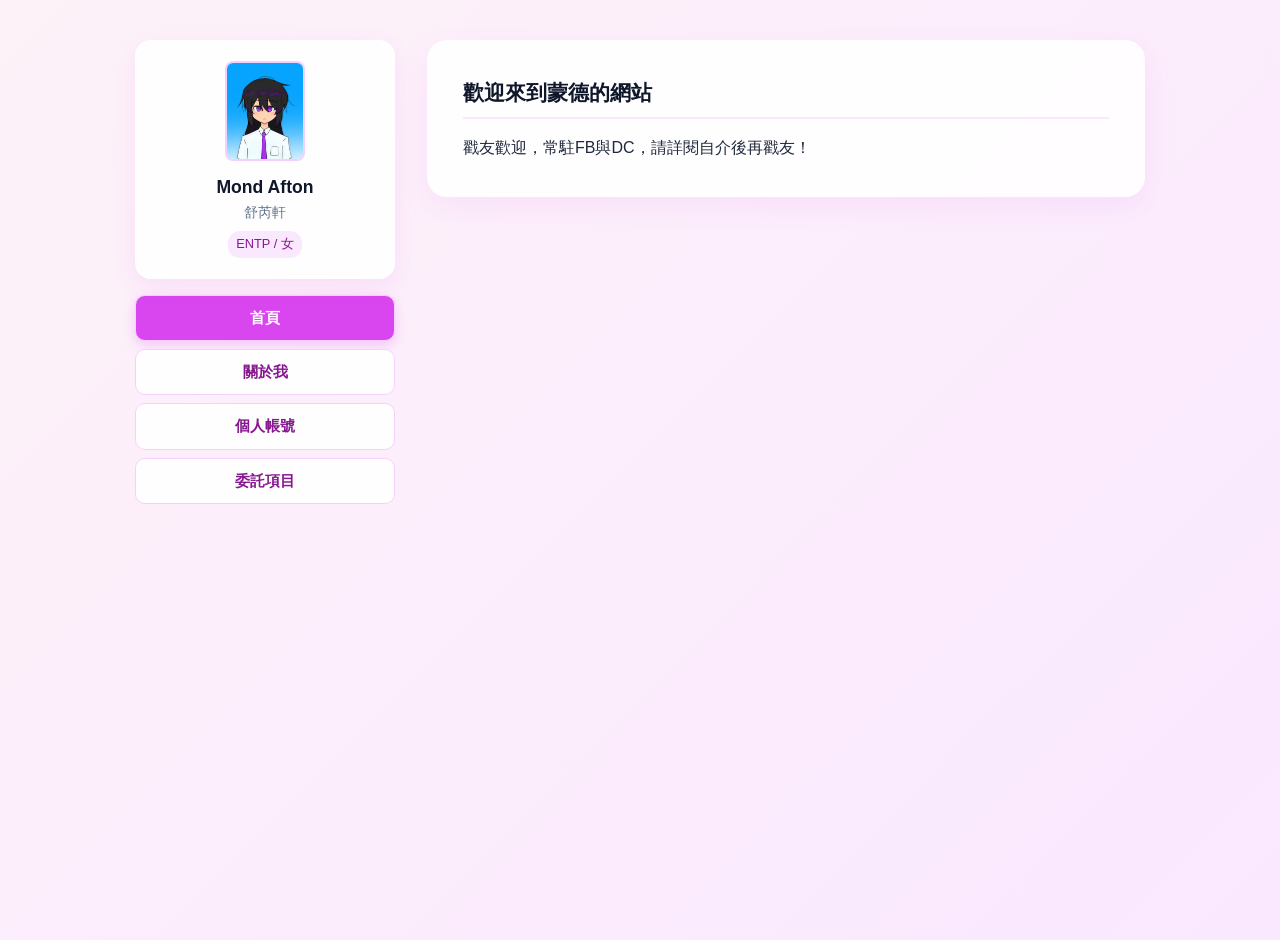
<file: index.html>
<!DOCTYPE html>
<html lang="zh-TW">
<head>
    <meta charset="UTF-8">
    <meta name="viewport" content="width=device-width, initial-scale=1.0">
    <title>Mond Afton 的網頁</title>
    <link rel="stylesheet" href="style.css">
</head>
<body>

    <div class="layout-container">
        
        <!-- 左側：選單與小巧的個人名片 -->
        <aside class="sidebar">
            <div class="profile-card">
                <!-- 證件照縮小版 -->
                <div class="id-photo-small">
                    <img src="mondafton.jpg" alt="Mond Afton 證件照" class="id-photo">
                </div>
                <h2 class="brand-title">Mond Afton</h2>
                <p class="sub-title">舒芮軒</p>
                <div class="info-tags-small">
                    <span>ENTP</span> / <span>女</span>
                </div>
            </div>

            <!-- 超連結選單整齊排在左邊 -->
            <nav class="link-list">
                <a href="index.html" class="link-btn active">首頁</a>
                <a href="about.html" class="link-btn">關於我</a>
                <a href="fbigdc.html" class="link-btn">個人帳號</a>
                <a href="buy.html" class="link-btn">委託項目</a>
            </nav>
        </aside>

        <!-- 右側：主要內容區 -->
        <main class="main-content">
            <section class="content-box">
                <h2>歡迎來到蒙德的網站</h2>
                <p>戳友歡迎，常駐FB與DC，請詳閱自介後再戳友！</p>
            </section>
        </main>

    </div>

</body>
</html>
</file>
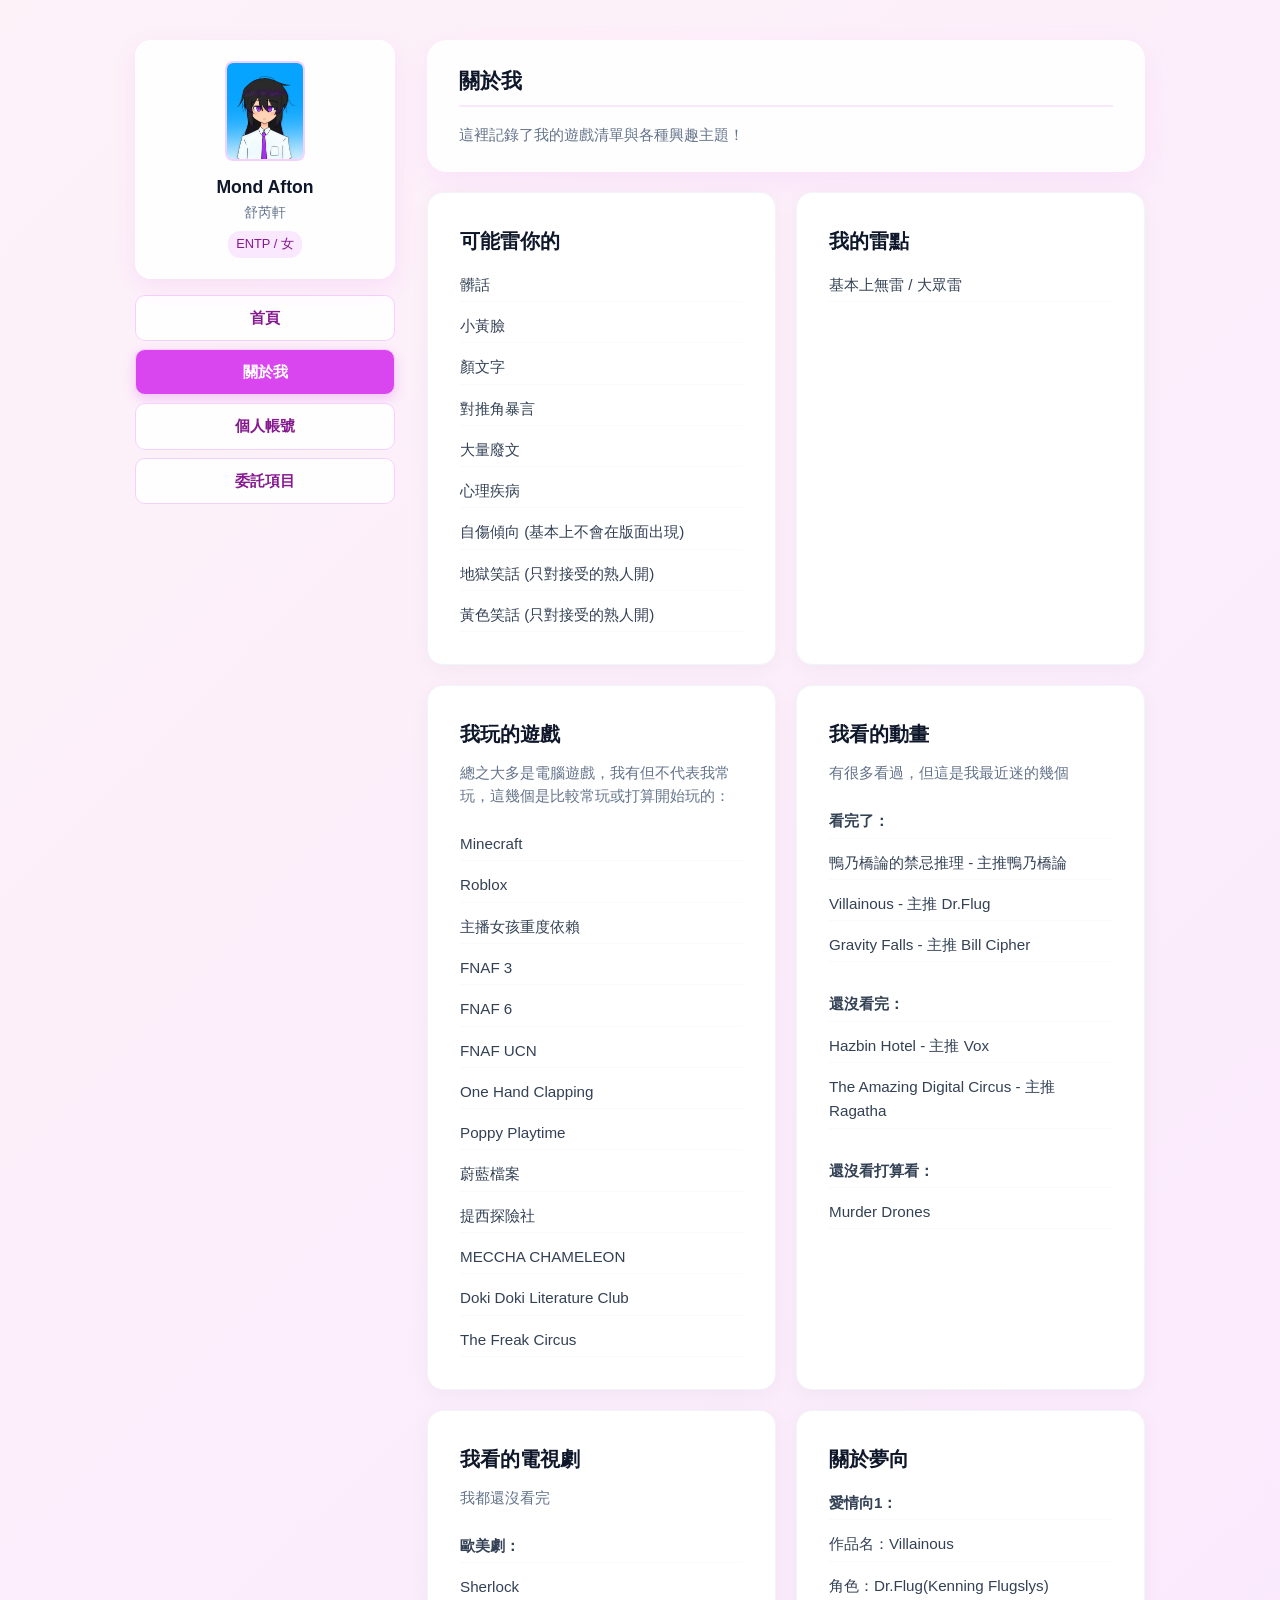
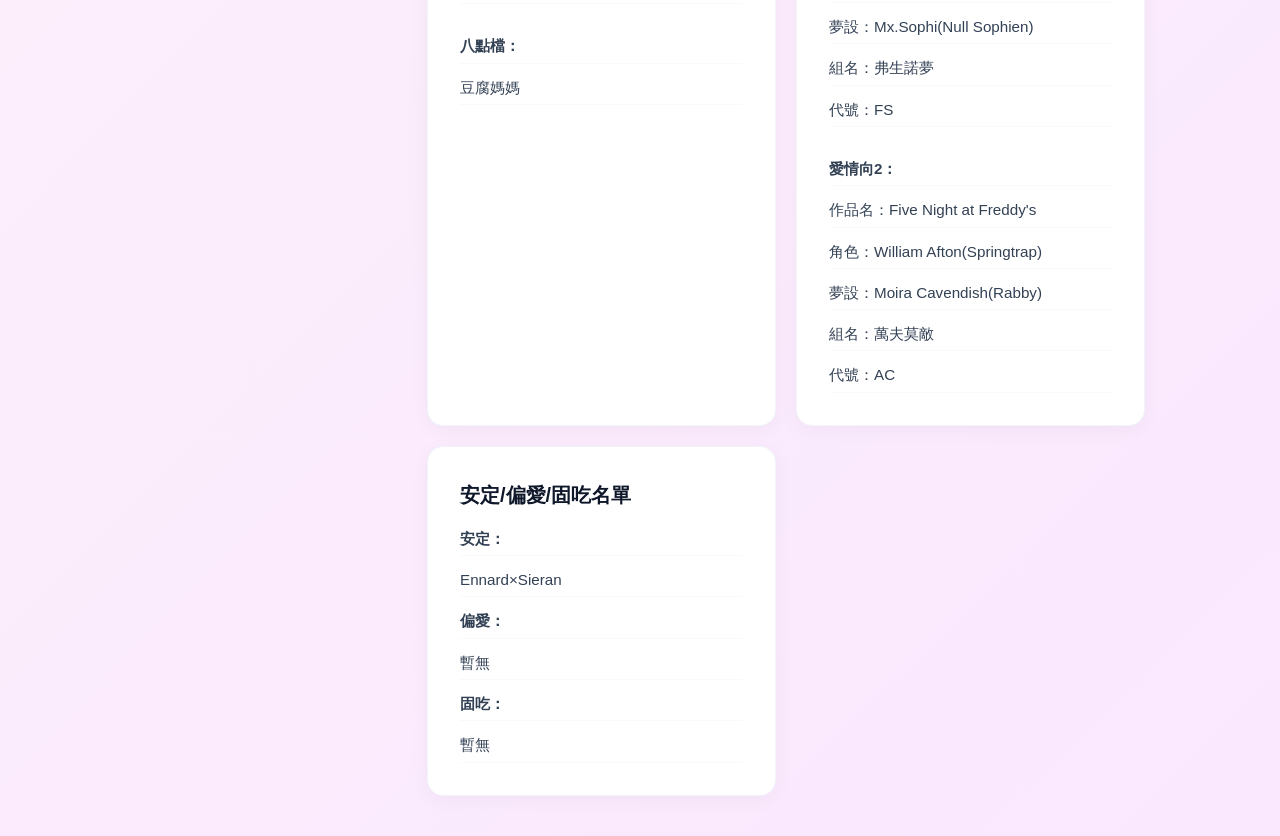
<file: about.html>
<!DOCTYPE html>
<html lang="zh-TW">
<head>
    <meta charset="UTF-8">
    <meta name="viewport" content="width=device-width, initial-scale=1.0">
    <title>關於我 | Mond Afton</title>
    <link rel="stylesheet" href="style.css">
</head>
<body>

    <div class="layout-container">
        
        <!-- 左側：選單與小巧的個人名片 -->
        <aside class="sidebar">
            <div class="profile-card">
                <div class="id-photo-small">
                    <img src="mondafton.jpg" alt="Mond Afton 證件照" class="id-photo">
                </div>
                <h2 class="brand-title">Mond Afton</h2>
                <p class="sub-title">舒芮軒</p>
                <div class="info-tags-small">
                    <span>ENTP</span> / <span>女</span>
                </div>
            </div>

            <!-- 超連結選單 -->
            <nav class="link-list">
                <a href="index.html" class="link-btn">首頁</a>
                <a href="about.html" class="link-btn active">關於我</a>
                <a href="fbigdc.html" class="link-btn">個人帳號</a>
                <a href="buy.html" class="link-btn">委託項目</a>
            </nav>
        </aside>

        <!-- 右側：主要內容區 -->
        <main class="main-content">
            
            <section class="content-box page-header">
                <h2>關於我</h2>
                <p>這裡記錄了我的遊戲清單與各種興趣主題！</p>
            </section>

            <!-- 卡片網格區 -->
            <div class="topic-grid">
                
                <!-- 卡片1：可能雷你的 -->
                <div class="topic-card">
                    <h3>可能雷你的</h3>
                    <ul class="game-list">
                        <li>髒話</li>
                        <li>小黃臉</li>
                        <li>顏文字</li>
                        <li>對推角暴言</li>
                        <li>大量廢文</li>
                        <li>心理疾病</li>
                        <li>自傷傾向 (基本上不會在版面出現)</li>
                        <li>地獄笑話 (只對接受的熟人開)</li>
                        <li>黃色笑話 (只對接受的熟人開)</li>
                    </ul>
                </div>

                <!-- 卡片2：我的雷點 -->
                <div class="topic-card">
                    <h3>我的雷點</h3>
                    <ul class="game-list">
                        <li>基本上無雷 / 大眾雷</li>
                    </ul>
                </div>

                <!-- 卡片3：我玩的遊戲 -->
                <div class="topic-card">
                    <h3>我玩的遊戲</h3>
                    <p class="card-desc">總之大多是電腦遊戲，我有但不代表我常玩，這幾個是比較常玩或打算開始玩的：</p>
                    <ul class="game-list">
                        <li>Minecraft</li>
                        <li>Roblox</li>
                        <li>主播女孩重度依賴</li>
                        <li>FNAF 3</li>
                        <li>FNAF 6</li>
                        <li>FNAF UCN</li>
                        <li>One Hand Clapping</li>
                        <li>Poppy Playtime</li>
                        <li>蔚藍檔案</li>
                        <li>提西探險社</li>
                        <li>MECCHA CHAMELEON</li>
                        <li>Doki Doki Literature Club</li>
                        <li>The Freak Circus</li>
                    </ul>
                </div>

                <!-- 卡片4：我看的動畫 -->
                <div class="topic-card">
                    <h3>我看的動畫</h3>
                    <p class="card-desc">有很多看過，但這是我最近迷的幾個</p>
                    <ul class="game-list">
                        <li><strong>看完了：</strong></li>
                        <li>鴨乃橋論的禁忌推理 - 主推鴨乃橋論</li>
                        <li>Villainous - 主推 Dr.Flug</li>
                        <li>Gravity Falls - 主推 Bill Cipher</li>
                        <li style="border:none; height:10px;"></li>
                        <li><strong>還沒看完：</strong></li>
                        <li>Hazbin Hotel - 主推 Vox</li>
                        <li>The Amazing Digital Circus - 主推 Ragatha</li>
                        <li style="border:none; height:10px;"></li>
                        <li><strong>還沒看打算看：</strong></li>
                        <li>Murder Drones</li>
                    </ul>
                </div>

                <!-- 卡片5：我看的電視劇 -->
                <div class="topic-card">
                    <h3>我看的電視劇</h3>
                    <p class="card-desc">我都還沒看完</p>
                    <ul class="game-list">
                        <li><strong>歐美劇：</strong></li>
                        <li>Sherlock</li>
                        <li style="border:none; height:10px;"></li>
                        <li><strong>八點檔：</strong></li>
                        <li>豆腐媽媽</li>
                    </ul>
                </div>

                <!-- 卡片6：關於夢向 -->
                <div class="topic-card">
                    <h3>關於夢向</h3>
                    <ul class="game-list">
                        <li><strong>愛情向1：</strong></li>
                        <li>作品名：Villainous</li>
                        <li>角色：Dr.Flug(Kenning Flugslys)</li>
                        <li>夢設：Mx.Sophi(Null Sophien)</li>
                        <li>組名：弗生諾夢</li>
                        <li>代號：FS</li>
                        <li style="border:none; height:10px;"></li>
                        <li><strong>愛情向2：</strong></li>
                        <li>作品名：Five Night at Freddy's</li>
                        <li>角色：William Afton(Springtrap)</li>
                        <li>夢設：Moira Cavendish(Rabby)</li>
                        <li>組名：萬夫莫敵</li>
                        <li>代號：AC</li>
                    </ul>
                </div>

                <!-- 卡片7：安定 -->
                <div class="topic-card">
                    <h3>安定/偏愛/固吃名單</h3>
                    <ul class="game-list">
                        <li><strong>安定：</strong></li>
                        <li>Ennard×Sieran</li>
                        <li><strong>偏愛：</strong></li>
                        <li>暫無</li>
                        <li><strong>固吃：</strong></li>
                        <li>暫無</li>
                    </ul>
                </div>

            </div>
        </main>

    </div>

</body>
</html>
</file>
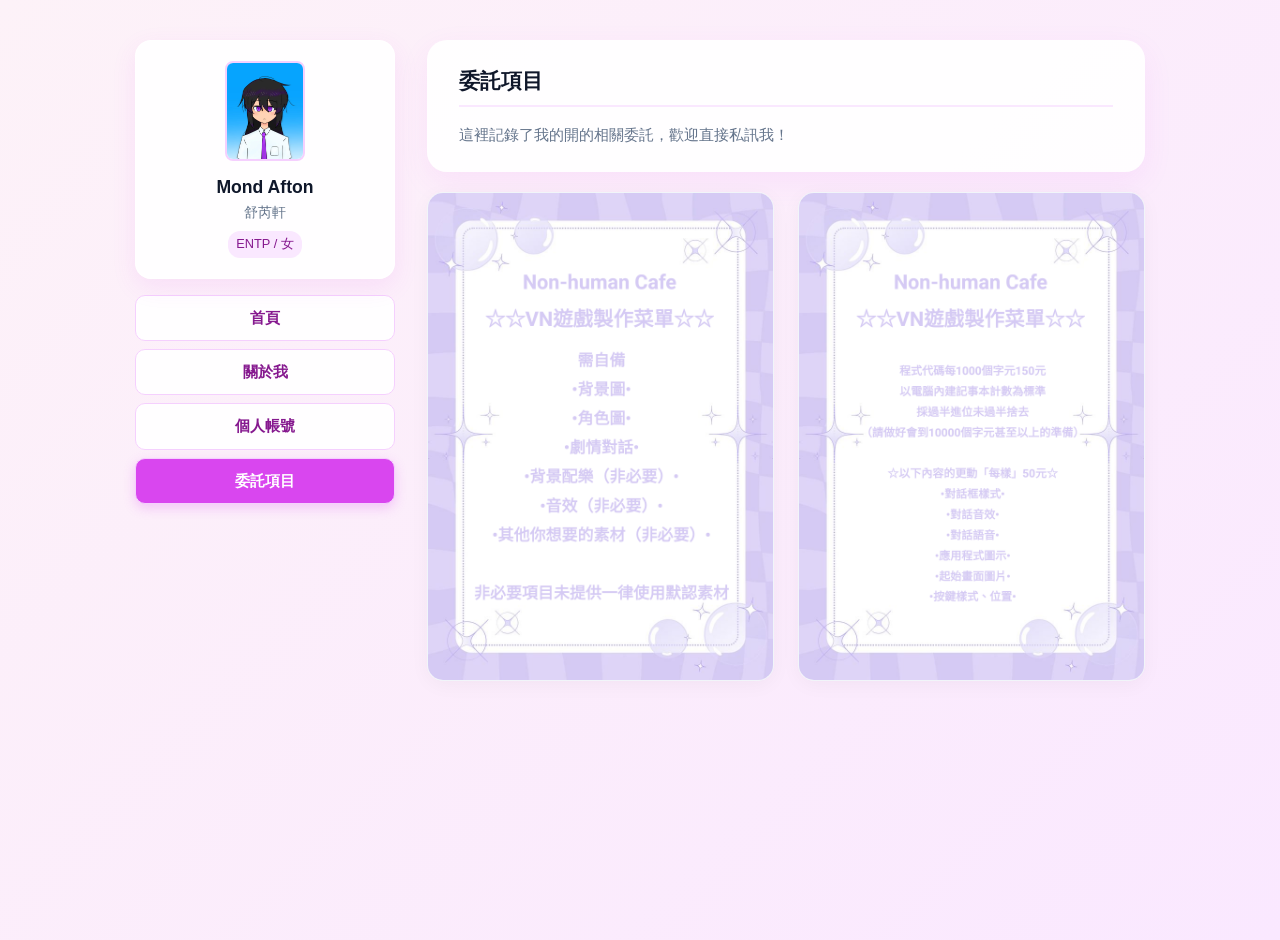
<file: buy.html>
<!DOCTYPE html>
<html lang="zh-TW">
<head>
    <meta charset="UTF-8">
    <meta name="viewport" content="width=device-width, initial-scale=1.0">
    <title>委託相關 | Mond Afton</title>
    <link rel="stylesheet" href="style.css">
</head>
<body>

    <div class="layout-container">
        
        <!-- 左側：選單與小巧的個人名片 -->
        <aside class="sidebar">
            <div class="profile-card">
                <div class="id-photo-small">
                    <img src="mondafton.jpg" alt="Mond Afton 證件照" class="id-photo">
                </div>
                <h2 class="brand-title">Mond Afton</h2>
                <p class="sub-title">舒芮軒</p>
                <div class="info-tags-small">
                    <span>ENTP</span> / <span>女</span>
                </div>
            </div>

            <!-- 超連結選單 -->
            <nav class="link-list">
                <a href="index.html" class="link-btn">首頁</a>
                <a href="about.html" class="link-btn">關於我</a>
                <a href="fbigdc.html" class="link-btn">個人帳號</a>
                <a href="buy.html" class="link-btn active">委託項目</a>
            </nav>
        </aside>

        <!-- 右側：主要內容區 -->
        <main class="main-content">
            
            <section class="content-box page-header">
                <h2>委託項目</h2>
                <p>這裡記錄了我的開的相關委託，歡迎直接私訊我！</p>
            </section>

            <!-- 卡片網格區 -->
            <div class="image-grid">

                <div class="image-card">
                    <div class="img-container">
                        <img src="Non-human Cafe的VN遊戲製作菜單(1).png" alt="Non-human Cafe的VN遊戲製作菜單(1)">
                    </div>
                </div>

                <div class="image-card">
                    <div class="img-container">
                        <img src="Non-human Cafe的VN遊戲製作菜單(2).png" alt="Non-human Cafe的VN遊戲製作菜單(2)">
                    </div>
                </div>

            </div>
        </main>

    </div>

</body>
</html>
</file>
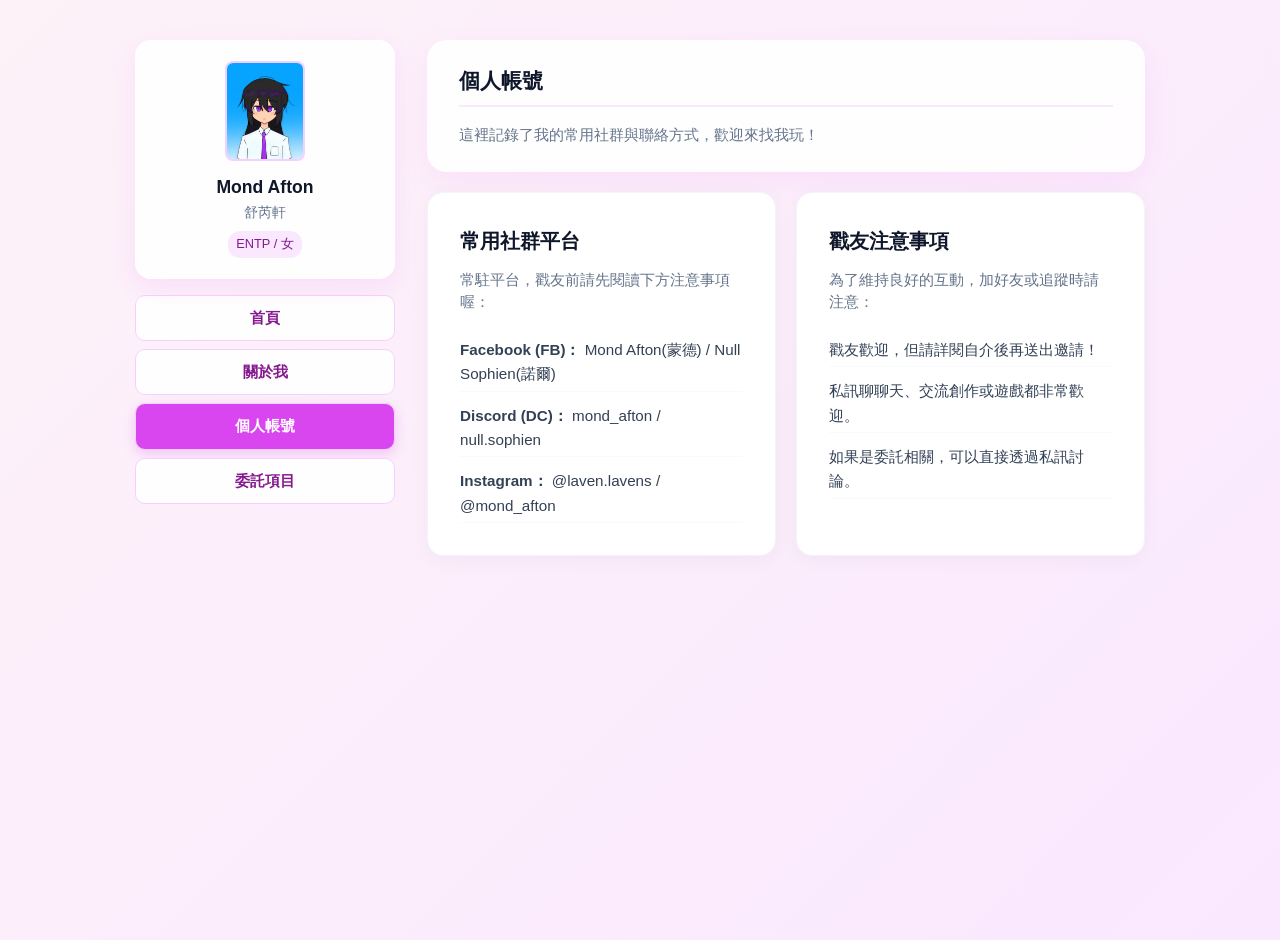
<file: fbigdc.html>
<!DOCTYPE html>
<html lang="zh-TW">
<head>
    <meta charset="UTF-8">
    <meta name="viewport" content="width=device-width, initial-scale=1.0">
    <title>個人帳號 | Mond Afton</title>
    <link rel="stylesheet" href="style.css">
</head>
<body>

    <div class="layout-container">
        
        <!-- 左側：選單與小巧的個人名片 -->
        <aside class="sidebar">
            <div class="profile-card">
                <div class="id-photo-small">
                    <img src="mondafton.jpg" alt="Mond Afton 證件照" class="id-photo">
                </div>
                <h2 class="brand-title">Mond Afton</h2>
                <p class="sub-title">舒芮軒</p>
                <div class="info-tags-small">
                    <span>ENTP</span> / <span>女</span>
                </div>
            </div>

            <!-- 超連結選單 -->
            <nav class="link-list">
                <a href="index.html" class="link-btn">首頁</a>
                <a href="about.html" class="link-btn">關於我</a>
                <a href="fbigdc.html" class="link-btn active">個人帳號</a>
                <a href="buy.html" class="link-btn">委託項目</a>
            </nav>
        </aside>

        <!-- 右側：主要內容區 -->
        <main class="main-content">
            
            <section class="content-box page-header">
                <h2>個人帳號</h2>
                <p>這裡記錄了我的常用社群與聯絡方式，歡迎來找我玩！</p>
            </section>

            <!-- 卡片網格區 -->
            <div class="topic-grid">
                
                <!-- 卡片1：Facebook / Discord 帳號資訊 -->
                <div class="topic-card">
                    <h3>常用社群平台</h3>
                    <p class="card-desc">常駐平台，戳友前請先閱讀下方注意事項喔：</p>
                    <ul class="game-list">
                        <li><strong>Facebook (FB)：</strong> Mond Afton(蒙德) / Null Sophien(諾爾)</li>
                        <li><strong>Discord (DC)：</strong> mond_afton / null.sophien</li>
                        <li><strong>Instagram：</strong> @laven.lavens / @mond_afton</li>
                    </ul>
                </div>

                <!-- 卡片2：戳友/追蹤注意事項 -->
                <div class="topic-card">
                    <h3>戳友注意事項</h3>
                    <p class="card-desc">為了維持良好的互動，加好友或追蹤時請注意：</p>
                    <ul class="game-list">
                        <li>戳友歡迎，但請詳閱自介後再送出邀請！</li>
                        <li>私訊聊聊天、交流創作或遊戲都非常歡迎。</li>
                        <li>如果是委託相關，可以直接透過私訊討論。</li>
                    </ul>
                </div>

            </div>
        </main>

    </div>

</body>
</html>
</file>
<file: style.css>
/* 基礎設定 */
* {
    box-sizing: border-box;
    margin: 0;
    padding: 0;
}

body {
    font-family: -apple-system, BlinkMacSystemFont, "Segoe UI", "Microsoft JhengHei", sans-serif;
    background: linear-gradient(135deg, #fdf2f8 0%, #fae8ff 100%);
    min-height: 100vh;
    color: #1e293b;
    line-height: 1.6;
}

/* 電腦版雙欄外框 */
.layout-container {
    max-width: 1050px;
    margin: 40px auto;
    padding: 0 20px;
    display: flex;
    gap: 32px;
    align-items: flex-start;
}

/* 左側欄總寬度控制 */
.sidebar {
    width: 260px;
    flex-shrink: 0;
    position: sticky;
    top: 40px;
    display: flex;
    flex-direction: column;
    gap: 16px;
}

/* 小巧的個人名片設計 */
.profile-card {
    background: rgba(255, 255, 255, 0.92);
    backdrop-filter: blur(10px);
    padding: 20px 16px;
    border-radius: 16px;
    box-shadow: 0 8px 24px rgba(217, 70, 239, 0.1);
    border: 1px solid rgba(255, 255, 255, 0.8);
    text-align: center;
}

/* 小證件照框 */
.id-photo-small {
    width: 80px;
    height: 100px;
    margin: 0 auto 12px;
    border-radius: 8px;
    overflow: hidden;
    border: 2px solid #f5d0fe;
}

.id-photo {
    width: 100%;
    height: 100%;
    object-fit: cover;
}

.brand-title {
    font-size: 1.1rem;
    font-weight: 800;
    color: #0f172a;
}

.sub-title {
    font-size: 0.9rem;
    color: #64748b;
    margin-bottom: 6px;
}

.info-tags-small {
    font-size: 0.8rem;
    color: #86198f;
    background: #fae8ff;
    padding: 3px 8px;
    border-radius: 12px;
    display: inline-block;
}

/* 左側整齊的超連結按鈕 */
.link-list {
    display: flex;
    flex-direction: column;
    gap: 8px;
}

.link-btn {
    display: block;
    padding: 10px 14px;
    background: rgba(255, 255, 255, 0.92);
    color: #86198f;
    text-decoration: none;
    font-weight: 600;
    font-size: 0.95rem;
    border-radius: 10px;
    border: 1px solid #f5d0fe;
    transition: all 0.2s ease;
    text-align: center;
}

.link-btn:hover {
    background: #d946ef;
    color: #ffffff;
    transform: translateY(-2px);
    box-shadow: 0 4px 12px rgba(217, 70, 239, 0.25);
}

/* 當前分頁高亮 */
.link-btn.active {
    background: #d946ef;
    color: #ffffff;
    box-shadow: 0 4px 12px rgba(217, 70, 239, 0.25);
}

/* 右側主要內容區 */
.main-content {
    flex: 1;
}

.content-box {
    background: rgba(255, 255, 255, 0.92);
    padding: 36px;
    border-radius: 20px;
    box-shadow: 0 10px 30px rgba(217, 70, 239, 0.08);
}

.content-box h2 {
    margin-bottom: 16px;
    color: #0f172a;
    border-bottom: 2px solid #fae8ff;
    padding-bottom: 8px;
    font-size: 1.3rem;
}

/* 頁面標題卡片 */
.page-header {
    margin-bottom: 20px;
    padding: 24px 32px;
}

.page-header p {
    color: #64748b;
    font-size: 0.95rem;
    margin-top: 4px;
}

/* 主題小卡網格 */
.topic-grid {
    display: grid;
    grid-template-columns: repeat(auto-fit, minmax(320px, 1fr));
    gap: 20px;
}

/* 單張卡片樣式 */
.topic-card {
    background: #ffffff;
    padding: 32px;
    border-radius: 16px;
    box-shadow: 0 4px 20px rgba(0, 0, 0, 0.04);
    border: 1px solid #f1f5f9;
    transition: transform 0.2s ease, box-shadow 0.2s ease;
}

.topic-card:hover {
    transform: translateY(-3px);
    box-shadow: 0 8px 24px rgba(217, 70, 239, 0.1);
}

.topic-card h3 {
    color: #0f172a;
    font-size: 1.25rem;
    font-weight: 700;
    margin-bottom: 12px;
}

.card-desc {
    color: #64748b;
    font-size: 0.95rem;
    margin-bottom: 20px;
    line-height: 1.5;
}

.topic-card ul {
    list-style: none;
    display: flex;
    flex-direction: column;
    gap: 8px;
}

.topic-card li {
    color: #334155;
    font-size: 0.95rem;
    padding: 4px 0;
    border-bottom: 1px solid #f8fafc;
}

/* 📱 手機版自動變形 */
@media (max-width: 768px) {
    .layout-container {
        flex-direction: column;
        margin: 20px auto;
        gap: 20px;
    }

    .sidebar {
        width: 100%;
        position: static;
    }

    .link-list {
        display: grid;
        grid-template-columns: repeat(2, 1fr);
        gap: 8px;
    }

    .link-list a:last-child:nth-child(odd) {
        grid-column: span 2;
    }
}

/* 圖片小卡網格排版（電腦版自動多欄排列） */
.image-grid {
    display: grid;
    grid-template-columns: repeat(auto-fit, minmax(280px, 1fr));
    gap: 24px;
}

/* 單張圖片小卡設計 */
.image-card {
    background: #ffffff;
    border-radius: 16px;
    overflow: hidden;
    box-shadow: 0 4px 20px rgba(0, 0, 0, 0.04);
    border: 1px solid #f1f5f9;
    transition: transform 0.2s ease, box-shadow 0.2s ease;
    display: flex;
    flex-direction: column;
}

.image-card:hover {
    transform: translateY(-4px);
    box-shadow: 0 10px 25px rgba(217, 70, 239, 0.15);
}

/* 圖片容器（自動適應圖片原始比例，不裁切） */
.img-container {
    width: 100%;
    background: #f8fafc;
    display: flex;
    align-items: center;
    justify-content: center;
    overflow: hidden;
}

.img-container img {
    width: 100%;
    height: auto; /* 保持圖片原本的高寬比例，菜單或長圖才不會被卡掉 */
    display: block;
    transition: transform 0.3s ease;
}

/* 滑鼠移到卡片上時，圖片微微放大特效 */
.image-card:hover .img-container img {
    transform: scale(1.03);
}

/* 圖片下方文字區域 */
.image-card-content {
    padding: 20px;
    flex: 1;
    display: flex;
    flex-direction: column;
    gap: 8px;
}

.image-card-content h3 {
    color: #0f172a;
    font-size: 1.1rem;
    font-weight: 700;
}

.image-card-content p {
    color: #64748b;
    font-size: 0.9rem;
    line-height: 1.5;
}
</file>
